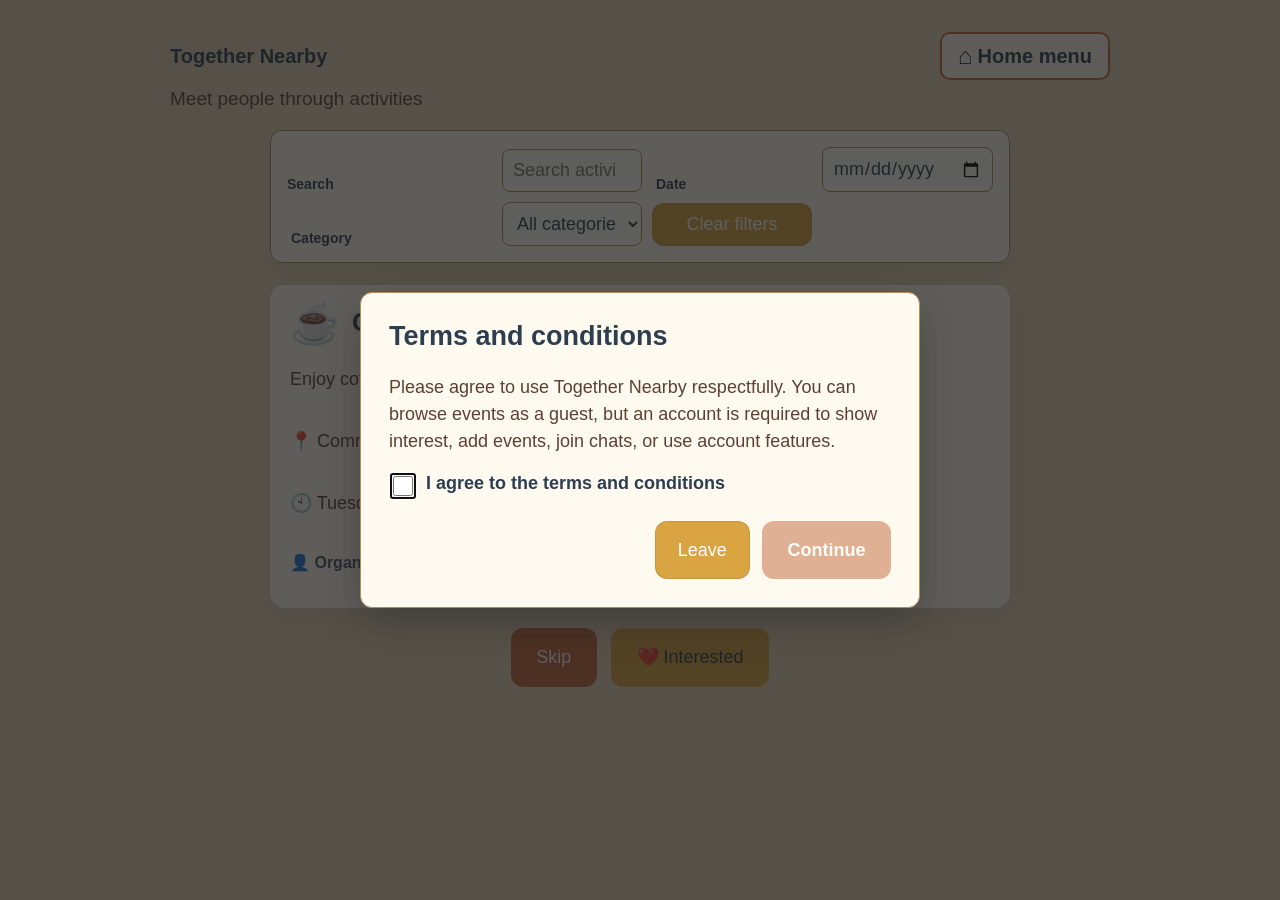
<file: MeetTogether/index.html>
<!DOCTYPE html>
<html lang="en">
<head>
    <meta charset="UTF-8">
    <meta name="viewport" content="width=device-width, initial-scale=1.0">
    <title>Together Nearby</title>

    <link rel="stylesheet" href="style.css">
</head>
<body>

<div class="container">

    <header class="topbar">
        <div class="brand">Together Nearby</div>
        <nav class="home-menu-wrap">
            <button class="home-menu-button" type="button" aria-expanded="false" aria-controls="homeMenu"><span aria-hidden="true">⌂</span> Home menu</button>
            <div class="home-menu" id="homeMenu">
                <a href="SplashPage.html">Home</a>
                <a href="settings.html">Settings</a>
                <a href="friends.html">Friends</a>
                <a href="profile.html">Profile</a>
                <a href="favourites.html">Favourites</a>
                <a href="login.html">Log in</a>
            </div>
        </nav>
    </header>
    <p class="subtitle">Meet people through activities</p>
    <section class="event-filters" aria-label="Filter activities">
        <label for="eventSearch">Search</label>
        <input id="eventSearch" type="search" placeholder="Search activities, places, or details">
        <label for="eventDateFilter">Date</label>
        <input id="eventDateFilter" type="date">
        <label for="eventCategoryFilter">Category</label>
        <select id="eventCategoryFilter">
            <option value="">All categories</option>
            <option value="social">Social</option>
            <option value="sports">Sports</option>
            <option value="arts">Arts and culture</option>
            <option value="music">Music and dance</option>
            <option value="outdoors">Outdoors</option>
            <option value="games">Games</option>
        </select>
        <button id="clearEventFilters" class="btn-outline" type="button">Clear filters</button>
    </section>
    <main class="main">
            <div class="card">
                <div class="card-header">
                    <span id="activityEmoji" class="emoji">☕</span>
                    <h2 id="title">Coffee Morning</h2>
                </div>

                <p id="description">
                    Enjoy coffee and conversation with friendly local people.
                </p>

                <p id="location">📍 Community Café</p>

                <p id="date">🕙 Tuesday 10:00 AM</p>

                <p id="organizer" class="event-organizer"></p>

            </div>

            <div class="buttons">

                <button class="skip" onclick="skipActivity()">
                    Skip
                </button>

                <button class="like" onclick="likeActivity()">
                    ❤️ Interested
                </button>

            </div>
</main>
</div>

<dialog id="interestDialog" class="interest-dialog">
    <h2>You're joining the conversation</h2>
    <p>This event now has a chat room. Would you like to continue seeing events or go straight to the chat room?</p>
    <div class="dialog-actions">
        <button id="continueBrowsingButton" class="btn-outline" type="button">Continue browsing</button>
        <button id="openChatButton" class="add-btn" type="button">Open chat room</button>
    </div>
</dialog>

<script src="database.js"></script>
<script src="script.js"></script>

</body>
</html>
</file>
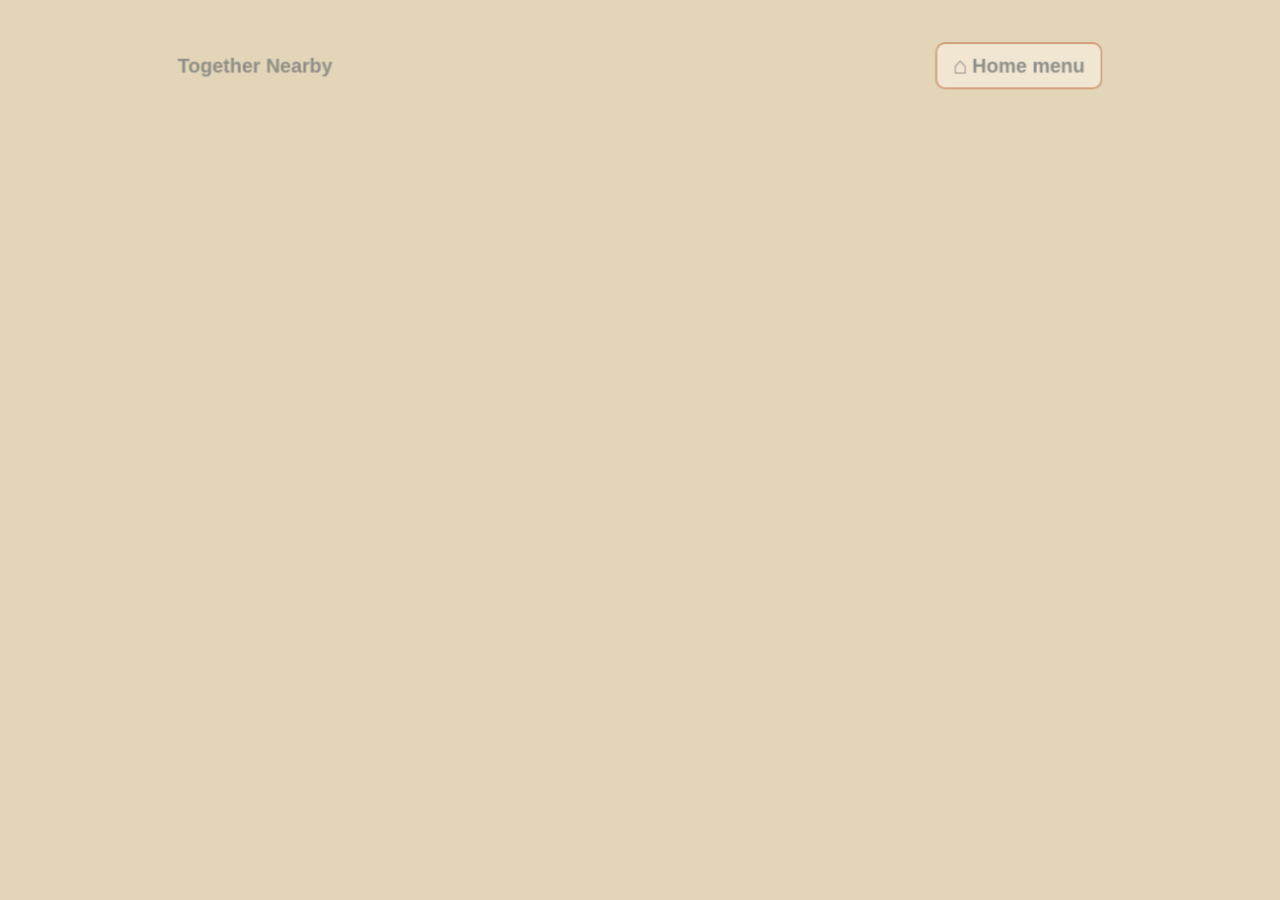
<file: MeetTogether/addEvent.html>
<!DOCTYPE html>
<html lang="en">
<head>
    <meta charset="UTF-8">
    <meta name="viewport" content="width=device-width, initial-scale=1.0">
    <title>Add Event - Together Nearby</title>
    <link rel="stylesheet" href="style.css">
</head>
<body>

<div class="container">

    <header class="topbar">
        <div class="brand">Together Nearby</div>
        <nav class="home-menu-wrap">
            <button class="home-menu-button" type="button" aria-expanded="false" aria-controls="homeMenu"><span aria-hidden="true">⌂</span> Home menu</button>
            <div class="home-menu" id="homeMenu">
                <a href="SplashPage.html">Home</a>
                <a href="settings.html">Settings</a>
                <a href="friends.html">Friends</a>
                <a href="profile.html">Profile</a>
                <a href="favourites.html">Favourites</a>
                <a href="login.html">Log in</a>
            </div>
        </nav>
    </header>
    <h1 id="eventFormHeading">Add Event</h1>
    <p id="eventFormSubtitle" class="subtitle">Create a new activity for others to join</p>

    <main style="max-width:600px;margin:20px auto;text-align:left;">
        <form id="addEventForm" novalidate>
            <label for="eventTitle">Title</label>
            <input id="eventTitle" type="text" required aria-required="true">
            <p class="field-error" id="eventTitleError">Field is required.</p>

            <label for="eventDescription">Description</label>
            <textarea id="eventDescription" rows="4" required aria-required="true"></textarea>
            <p class="field-error" id="eventDescriptionError">Field is required.</p>

            <label for="eventLocation">Location</label>
            <input id="eventLocation" type="text" required aria-required="true">
            <p class="field-error" id="eventLocationError">Field is required.</p>

            <label for="eventDate">Date</label>
            <input id="eventDate" type="date" required aria-required="true">
            <p class="field-error" id="eventDateError">Field is required.</p>

            <label for="eventTime">Time</label>
            <input id="eventTime" type="text" inputmode="numeric" placeholder="HH:MM or HH.MM" maxlength="5" pattern="(?:[01]\d|2[0-3])[:.][0-5]\d" required aria-required="true">
            <p class="field-error" id="eventTimeError">Field is required.</p>

                <label for="eventEmoji">Emoji</label>
                <input id="eventEmoji" type="hidden" value="">
                <div class="emoji-picker" id="emojiPicker" aria-label="Choose an emoji">
                    <button type="button" class="emoji-option" data-emoji="☕">☕</button>
                    <button type="button" class="emoji-option" data-emoji="🚶">🚶</button>
                    <button type="button" class="emoji-option" data-emoji="♟️">♟️</button>
                    <button type="button" class="emoji-option" data-emoji="🏛️">🏛️</button>
                    <button type="button" class="emoji-option" data-emoji="🧘">🧘</button>
                    <button type="button" class="emoji-option" data-emoji="🎨">🎨</button>
                    <button type="button" class="emoji-option" data-emoji="🎲">🎲</button>
                    <button type="button" class="emoji-option" data-emoji="🧑‍🍳">🧑‍🍳</button>
                    <button type="button" class="emoji-option" data-emoji="🎵">🎵</button>
                    <button type="button" class="emoji-option" data-emoji="💃">💃</button>
                    <button type="button" class="emoji-option" data-emoji="⚽">⚽</button>
                    <button type="button" class="emoji-option" data-emoji="🎾">🎾</button>
                    <button type="button" class="emoji-option" data-emoji="🏀">🏀</button>
                    <button type="button" class="emoji-option" data-emoji="🏈">🏈</button>
                    <button type="button" class="emoji-option" data-emoji="🏐">🏐</button>
                    <button type="button" class="emoji-option" data-emoji="🏸">🏸</button>
                    <button type="button" class="emoji-option" data-emoji="🏓">🏓</button>
                    <button type="button" class="emoji-option" data-emoji="🏊">🏊</button>
                    <button type="button" class="emoji-option" data-emoji="🚴">🚴</button>
                    <button type="button" class="emoji-option" data-emoji="🥾">🥾</button>
                    <button type="button" class="emoji-option" data-emoji="🎭">🎭</button>
                    <button type="button" class="emoji-option" data-emoji="🎬">🎬</button>
                    <button type="button" class="emoji-clear">Clear</button>
                </div>

            <button id="eventSubmitButton" class="add-btn" type="submit">Save and Return</button>
        </form>

        <p id="addMessage" class="add-message" aria-live="polite"></p>
    </main>

</div>

<script src="database.js"></script>
<script src="script.js"></script>

</body>
</html>
</file>
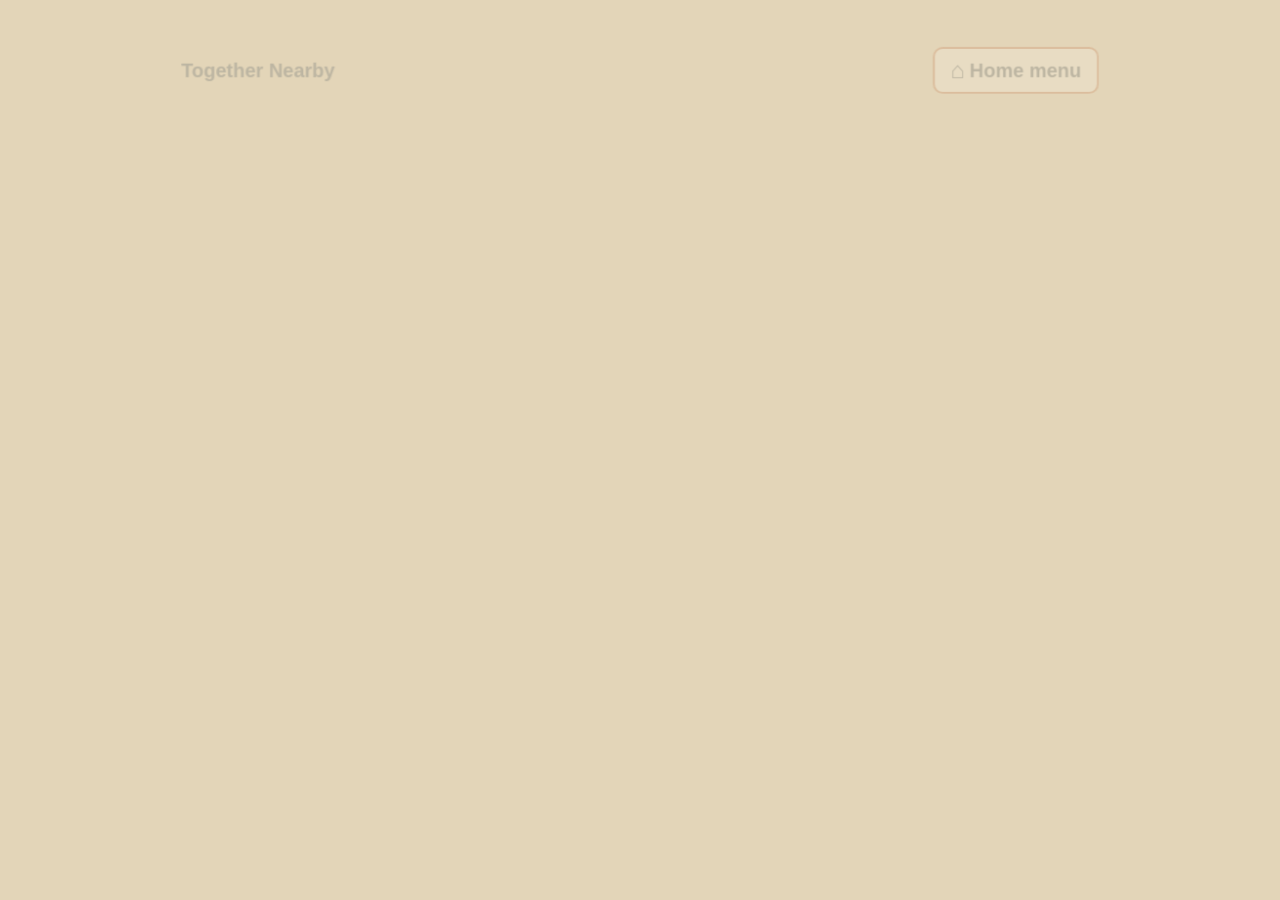
<file: MeetTogether/chat.html>
<!DOCTYPE html>
<html lang="en">
<head>
    <meta charset="UTF-8">
    <meta name="viewport" content="width=device-width, initial-scale=1.0">
    <title>Chat Rooms - Together Nearby</title>
    <link rel="stylesheet" href="style.css">
</head>
<body>
<div class="container page-shell">
    <header class="topbar"><div class="brand">Together Nearby</div><nav class="home-menu-wrap"><button class="home-menu-button" type="button" aria-expanded="false" aria-controls="homeMenu"><span aria-hidden="true">⌂</span> Home menu</button><div class="home-menu" id="homeMenu"><a href="SplashPage.html">Home</a><a href="settings.html">Settings</a><a href="friends.html">Friends</a><a href="profile.html">Profile</a><a href="favourites.html">Favourites</a><a href="login.html">Log in</a></div></nav></header>
    <main class="simple-page chat-page">
        <h1>Chat rooms</h1>
        <p class="subtitle">Talk with people interested in the same events.</p>
        <div class="chat-layout">
            <aside class="chat-rooms-panel"><h2>Your rooms</h2><section id="chatRoomList" class="chat-room-list" aria-label="Your chat rooms"></section><h2 class="direct-heading">My event chats</h2><section id="myEventChatList" class="chat-room-list" aria-label="Chats for my events"></section><h2 class="direct-heading">Direct messages</h2><section id="directFriendList" class="chat-room-list" aria-label="Direct message friends"></section></aside>
            <section class="chat-window" aria-live="polite">
                <h2 id="chatRoomTitle">Choose a chat room</h2>
                <div id="chatRoomMeta" class="chat-room-meta"></div>
                <div id="chatMessages" class="chat-messages"></div>
                <form id="chatForm" class="chat-form">
                    <label class="visually-hidden" for="chatMessageInput">Message</label>
                    <input id="chatMessageInput" type="text" placeholder="Message" autocomplete="off" maxlength="500" required>
                    <button class="add-btn" type="submit">Send message</button>
                </form>
                <form id="directMessageForm" class="chat-form" hidden>
                    <label class="visually-hidden" for="directMessageInput">Direct message</label>
                    <input id="directMessageInput" type="text" placeholder="Message" autocomplete="off" maxlength="500" required>
                    <button class="add-btn" type="submit">Send message</button>
                </form>
            </section>
        </div>
    </main>
</div>
<script src="database.js"></script><script src="script.js"></script>
</body>
</html>
</file>
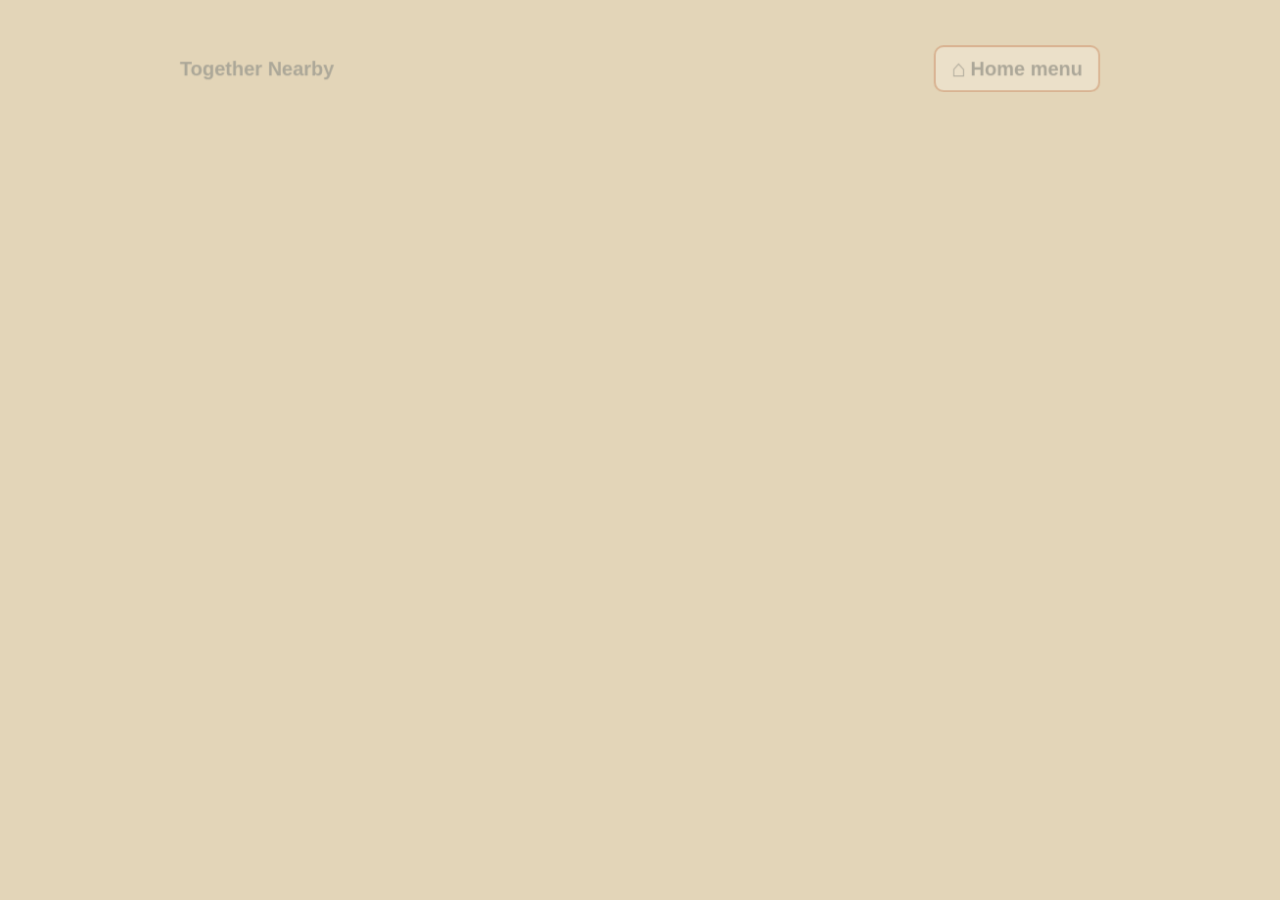
<file: MeetTogether/favourites.html>
<!DOCTYPE html>
<html lang="en">
<head>
    <meta charset="UTF-8">
    <meta name="viewport" content="width=device-width, initial-scale=1.0">
    <title>Favourites - Together Nearby</title>
    <link rel="stylesheet" href="style.css">
</head>
<body>
<div class="container page-shell">
    <header class="topbar"><div class="brand">Together Nearby</div><nav class="home-menu-wrap"><button class="home-menu-button" type="button" aria-expanded="false" aria-controls="homeMenu"><span aria-hidden="true">⌂</span> Home menu</button><div class="home-menu" id="homeMenu"><a href="SplashPage.html">Home</a><a href="settings.html">Settings</a><a href="friends.html">Friends</a><a href="profile.html">Profile</a><a href="login.html">Log in</a></div></nav></header>
    <main class="simple-page"><h1>Favourites</h1><p class="subtitle">Events you said you are interested in.</p><section id="savedEventsList" class="data-list" aria-live="polite"></section></main>
</div>
<script src="database.js"></script><script src="script.js"></script>
</body>
</html>
</file>
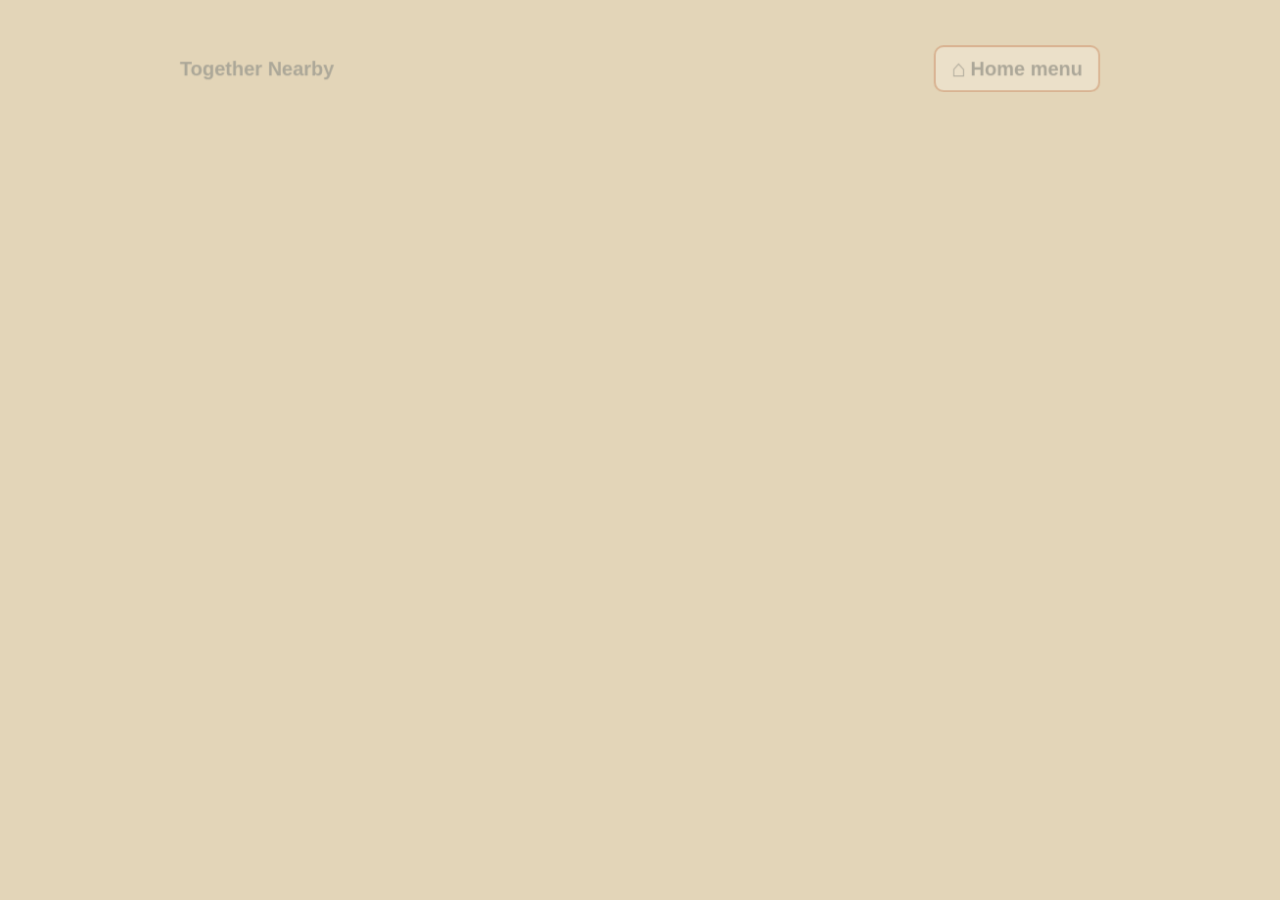
<file: MeetTogether/friends.html>
<!DOCTYPE html>
<html lang="en">
<head>
    <meta charset="UTF-8">
    <meta name="viewport" content="width=device-width, initial-scale=1.0">
    <title>Friends - Together Nearby</title>
    <link rel="stylesheet" href="style.css">
</head>
<body>
<div class="container page-shell">
    <header class="topbar"><div class="brand">Together Nearby</div><nav class="home-menu-wrap"><button class="home-menu-button" type="button" aria-expanded="false" aria-controls="homeMenu"><span aria-hidden="true">⌂</span> Home menu</button><div class="home-menu" id="homeMenu"><a href="SplashPage.html">Home</a><a href="settings.html">Settings</a><a href="friends.html">Friends</a><a href="profile.html">Profile</a><a href="login.html">Log in</a></div></nav></header>
    <main class="simple-page"><h1>Friends</h1><p class="subtitle">People you have added as friends.</p><section id="friendsList" class="data-list" aria-live="polite"></section><h2 class="section-heading">People who made events</h2><p class="helper-text">Add someone you would like to meet at an event.</p><section id="friendSuggestionsList" class="data-list" aria-live="polite"></section></main>
</div>
<script src="database.js"></script><script src="script.js"></script>
</body>
</html>
</file>
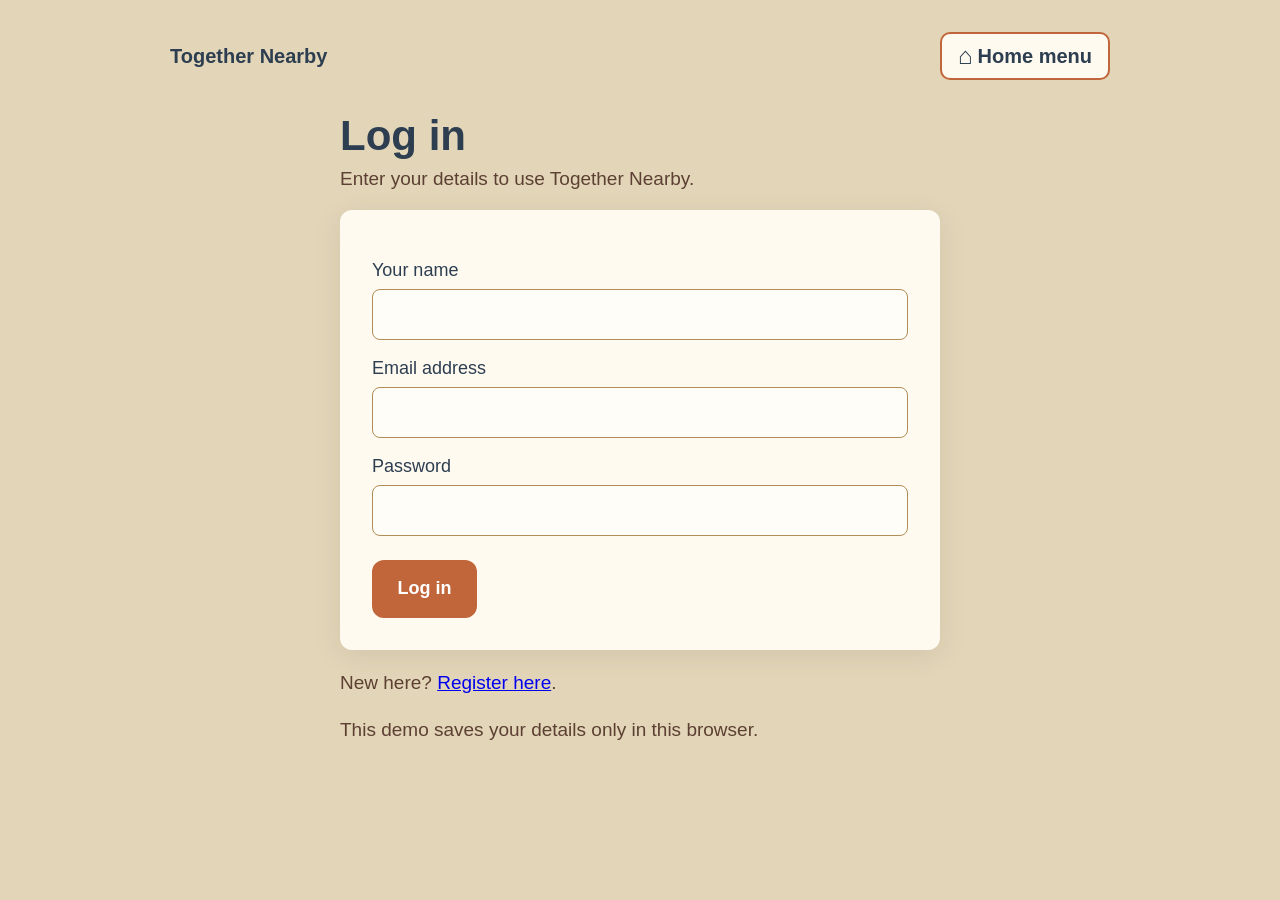
<file: MeetTogether/login.html>
<!DOCTYPE html>
<html lang="en">
<head>
    <meta charset="UTF-8">
    <meta name="viewport" content="width=device-width, initial-scale=1.0">
    <title>Log In - Together Nearby</title>
    <link rel="stylesheet" href="style.css">
</head>
<body>
<div class="container page-shell">
    <header class="topbar">
        <div class="brand">Together Nearby</div>
        <nav class="home-menu-wrap">
            <button class="home-menu-button" type="button" aria-expanded="false" aria-controls="homeMenu"><span aria-hidden="true">⌂</span> Home menu</button>
            <div class="home-menu" id="homeMenu">
                <a href="SplashPage.html">Home</a><a href="settings.html">Settings</a><a href="friends.html">Friends</a><a href="profile.html">Profile</a><a href="favourites.html">Favourites</a><a href="register.html">Register</a>
            </div>
        </nav>
    </header>
    <main class="simple-page narrow-page">
        <h1>Log in</h1>
        <p class="subtitle">Enter your details to use Together Nearby.</p>
        <form id="loginForm" class="simple-form">
            <label for="loginName">Your name</label>
            <input id="loginName" type="text" autocomplete="name" required>
            <p class="field-error" id="loginNameError">Enter your name.</p>
            <label for="loginEmail">Email address</label>
            <input id="loginEmail" type="email" autocomplete="email" required>
            <p class="field-error" id="loginEmailError">Enter a valid email address.</p>
            <label for="loginPassword">Password</label>
            <input id="loginPassword" type="password" autocomplete="current-password" minlength="8" required>
            <p class="field-error" id="loginPasswordError">Password must be at least 8 characters.</p>
            <p id="loginMessage" class="field-error" aria-live="polite"></p>
            <button class="add-btn" type="submit">Log in</button>
        </form>
        <p class="helper-text">New here? <a href="register.html">Register here</a>.</p>
        <p class="helper-text">This demo saves your details only in this browser.</p>
    </main>
</div>
<script src="database.js"></script>
<script src="script.js"></script>
</body>
</html>
</file>
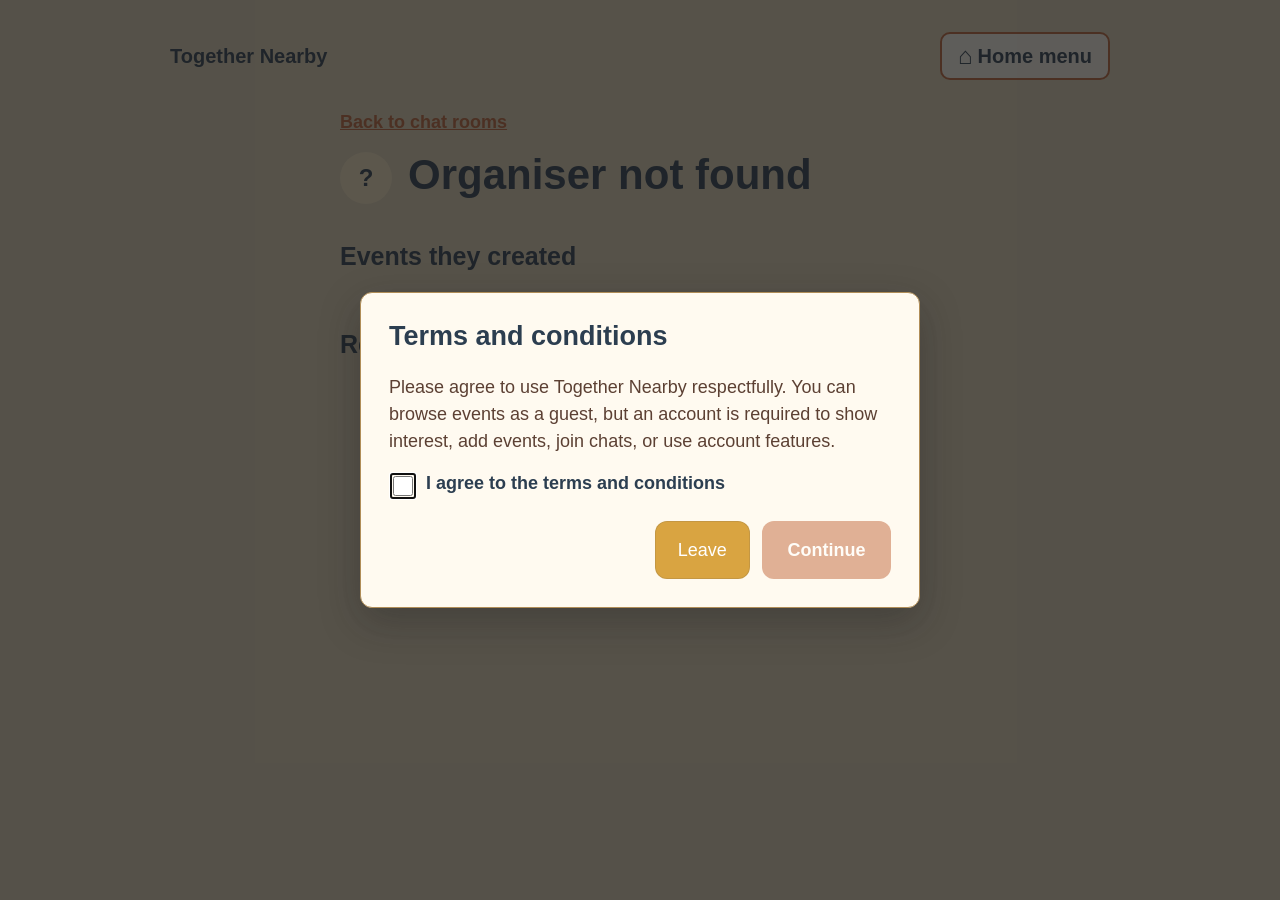
<file: MeetTogether/organizer-profile.html>
<!DOCTYPE html>
<html lang="en">
<head>
    <meta charset="UTF-8">
    <meta name="viewport" content="width=device-width, initial-scale=1.0">
    <title>Organiser Profile - Together Nearby</title>
    <link rel="stylesheet" href="style.css">
</head>
<body>
<div class="container page-shell">
    <header class="topbar"><div class="brand">Together Nearby</div><nav class="home-menu-wrap"><button class="home-menu-button" type="button" aria-expanded="false" aria-controls="homeMenu"><span aria-hidden="true">⌂</span> Home menu</button><div class="home-menu" id="homeMenu"><a href="SplashPage.html">Home</a><a href="settings.html">Settings</a><a href="friends.html">Friends</a><a href="profile.html">Profile</a><a href="favourites.html">Favourites</a><a href="login.html">Log in</a></div></nav></header>
    <main class="simple-page narrow-page organiser-page">
        <p><a class="back-link" href="chat.html">Back to chat rooms</a></p>
        <div class="organiser-heading"><span id="organiserAvatar" class="avatar">?</span><div><h1 id="organiserName">Organiser profile</h1><p id="organiserEmail" class="subtitle"></p></div></div>
        <h2 class="section-heading">Events they created</h2>
        <section id="organiserEvents" class="data-list"></section>
        <h2 class="section-heading">Reviews</h2>
        <section id="organiserReviews" class="data-list"></section>
        <form id="reviewForm" class="simple-form review-form">
            <h2>Leave a review</h2>
            <label id="reviewRatingLabel">Rating</label>
            <div id="reviewRating" class="star-rating" role="radiogroup" aria-labelledby="reviewRatingLabel">
                <button type="button" class="star-option" data-rating="1" role="radio" aria-label="1 star">☆</button><button type="button" class="star-option" data-rating="2" role="radio" aria-label="2 stars">☆</button><button type="button" class="star-option" data-rating="3" role="radio" aria-label="3 stars">☆</button><button type="button" class="star-option" data-rating="4" role="radio" aria-label="4 stars">☆</button><button type="button" class="star-option" data-rating="5" role="radio" aria-label="5 stars">☆</button>
            </div>
            <input id="reviewRatingValue" type="hidden" value="">
            <p class="field-error" id="reviewRatingError">Choose a star rating.</p>
            <label for="reviewText">Your review</label>
            <textarea id="reviewText" rows="4" maxlength="500" required></textarea>
            <p class="field-error" id="reviewTextError">Enter a review.</p>
            <button class="add-btn" type="submit">Post review</button>
            <p id="reviewMessage" class="add-message" aria-live="polite"></p>
        </form>
    </main>
</div>
<script src="database.js"></script><script src="script.js"></script>
</body>
</html>
</file>
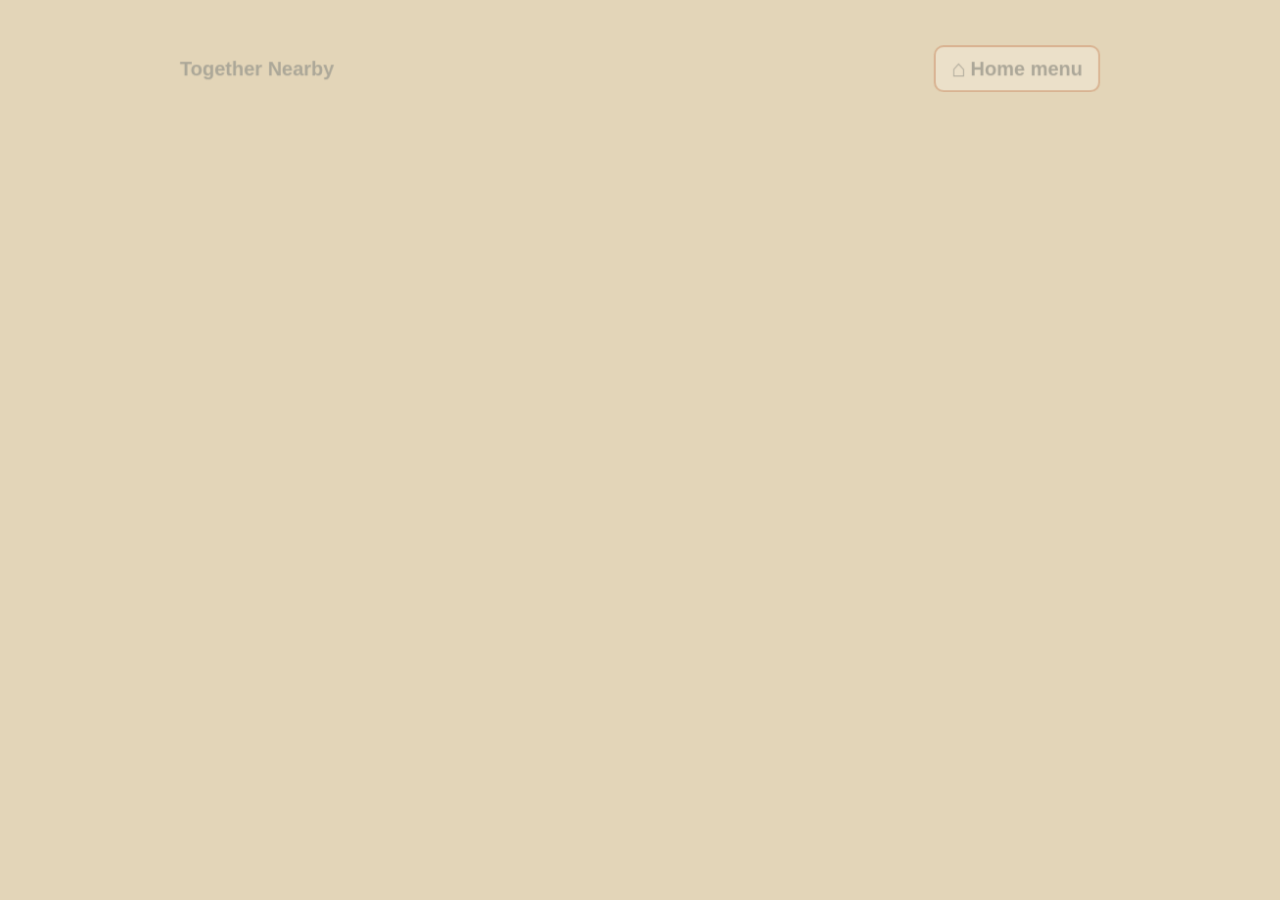
<file: MeetTogether/profile.html>
<!DOCTYPE html>
<html lang="en">
<head>
    <meta charset="UTF-8">
    <meta name="viewport" content="width=device-width, initial-scale=1.0">
    <title>Profile - Together Nearby</title>
    <link rel="stylesheet" href="style.css">
</head>
<body>
<div class="container page-shell">
    <header class="topbar"><div class="brand">Together Nearby</div><nav class="home-menu-wrap"><button class="home-menu-button" type="button" aria-expanded="false" aria-controls="homeMenu"><span aria-hidden="true">⌂</span> Home menu</button><div class="home-menu" id="homeMenu"><a href="SplashPage.html">Home</a><a href="settings.html">Settings</a><a href="friends.html">Friends</a><a href="favourites.html">Favourites</a><a href="login.html">Log in</a></div></nav></header>
    <main class="simple-page narrow-page"><h1>Profile</h1><p class="subtitle">Change the name and email saved for you.</p><form id="profileForm" class="simple-form" novalidate><label for="profileName">Your name</label><input id="profileName" type="text" autocomplete="name" required><p class="field-error" id="profileNameError">Enter your name.</p><label for="profileEmail">Email address</label><input id="profileEmail" type="email" autocomplete="email" required><p class="field-error" id="profileEmailError">Enter a valid email address.</p><label for="profilePassword">Current password</label><input id="profilePassword" type="password" autocomplete="current-password" required><p class="field-error" id="profilePasswordError">Enter your current password.</p><button class="add-btn" type="submit">Save profile</button></form><p id="profileMessage" class="add-message" aria-live="polite"></p><h2 class="section-heading">Events I created</h2><section id="createdEventsList" class="data-list" aria-live="polite"></section></main>
</div>
<script src="database.js"></script><script src="script.js"></script>
</body>
</html>
</file>
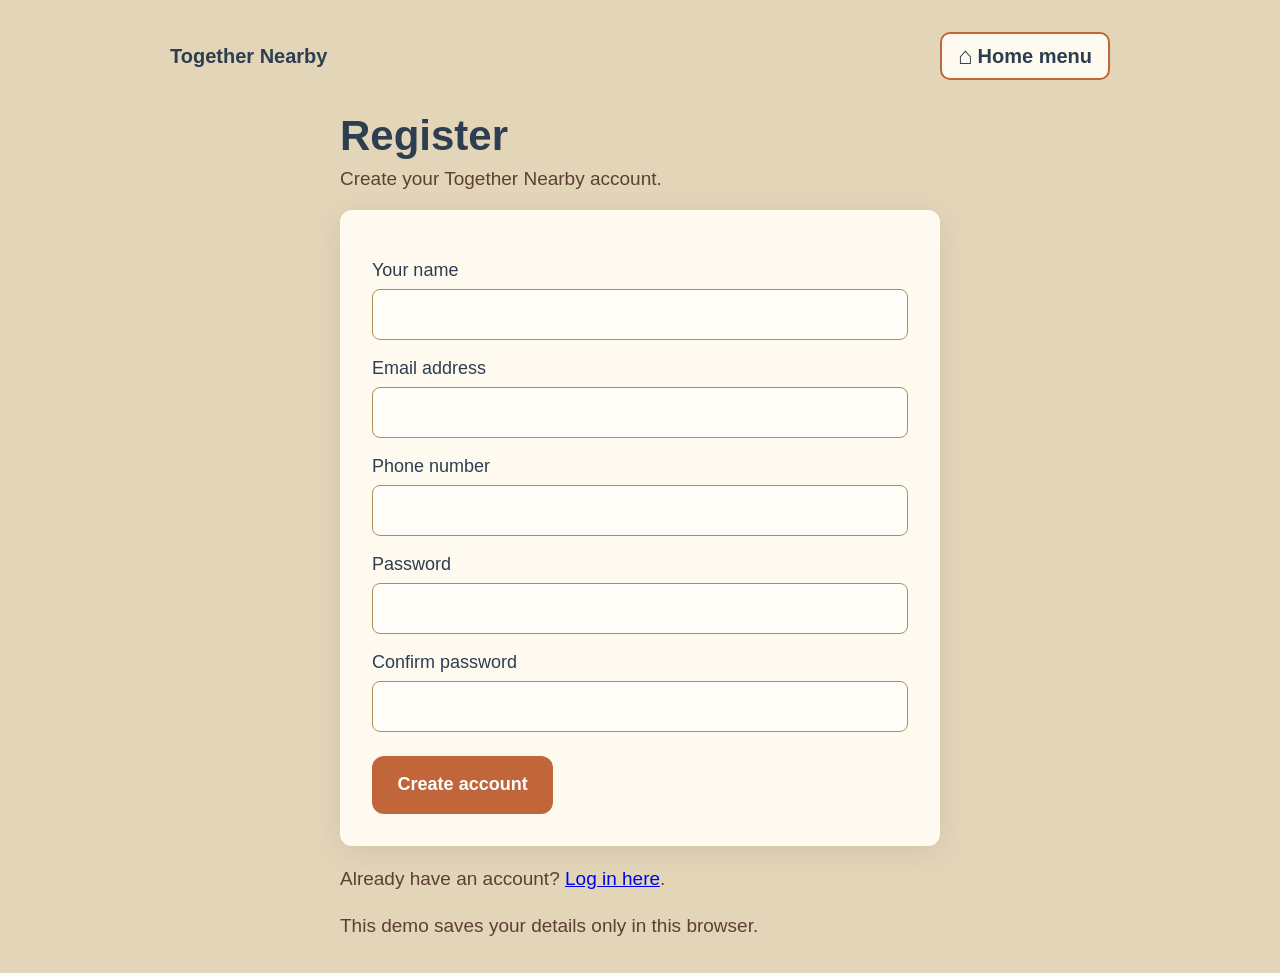
<file: MeetTogether/register.html>
<!DOCTYPE html>
<html lang="en">
<head>
    <meta charset="UTF-8">
    <meta name="viewport" content="width=device-width, initial-scale=1.0">
    <title>Register - Together Nearby</title>
    <link rel="stylesheet" href="style.css">
</head>
<body>
<div class="container page-shell">
    <header class="topbar">
        <div class="brand">Together Nearby</div>
        <nav class="home-menu-wrap">
            <button class="home-menu-button" type="button" aria-expanded="false" aria-controls="homeMenu"><span aria-hidden="true">⌂</span> Home menu</button>
            <div class="home-menu" id="homeMenu">
                <a href="SplashPage.html">Home</a>
                <a href="settings.html">Settings</a>
                <a href="friends.html">Friends</a>
                <a href="profile.html">Profile</a>
                <a href="favourites.html">Favourites</a>
                <a href="login.html">Log in</a>
            </div>
        </nav>
    </header>
    <main class="simple-page narrow-page">
        <h1>Register</h1>
        <p class="subtitle">Create your Together Nearby account.</p>
        <form id="registerForm" class="simple-form">
            <label for="registerName">Your name</label>
            <input id="registerName" type="text" autocomplete="name" required>
            <p class="field-error" id="registerNameError">Enter your name.</p>
            <label for="registerEmail">Email address</label>
            <input id="registerEmail" type="email" autocomplete="email" required>
            <p class="field-error" id="registerEmailError">Enter a valid email address.</p>
            <label for="registerPhone">Phone number</label>
            <input id="registerPhone" type="tel" autocomplete="tel" required>
            <p class="field-error" id="registerPhoneError">Enter your phone number.</p>
            <label for="registerPassword">Password</label>
            <input id="registerPassword" type="password" autocomplete="new-password" minlength="8" required>
            <p class="field-error" id="registerPasswordError">Password must be at least 8 characters.</p>
            <label for="registerPasswordConfirm">Confirm password</label>
            <input id="registerPasswordConfirm" type="password" autocomplete="new-password" minlength="8" required>
            <p class="field-error" id="registerPasswordConfirmError">Confirm your password.</p>
            <p id="registerMessage" class="field-error" aria-live="polite"></p>
            <button class="add-btn" type="submit">Create account</button>
        </form>
        <p class="helper-text">Already have an account? <a href="login.html">Log in here</a>.</p>
        <p class="helper-text">This demo saves your details only in this browser.</p>
    </main>
</div>
<script src="database.js"></script>
<script src="script.js"></script>
</body>
</html>
</file>
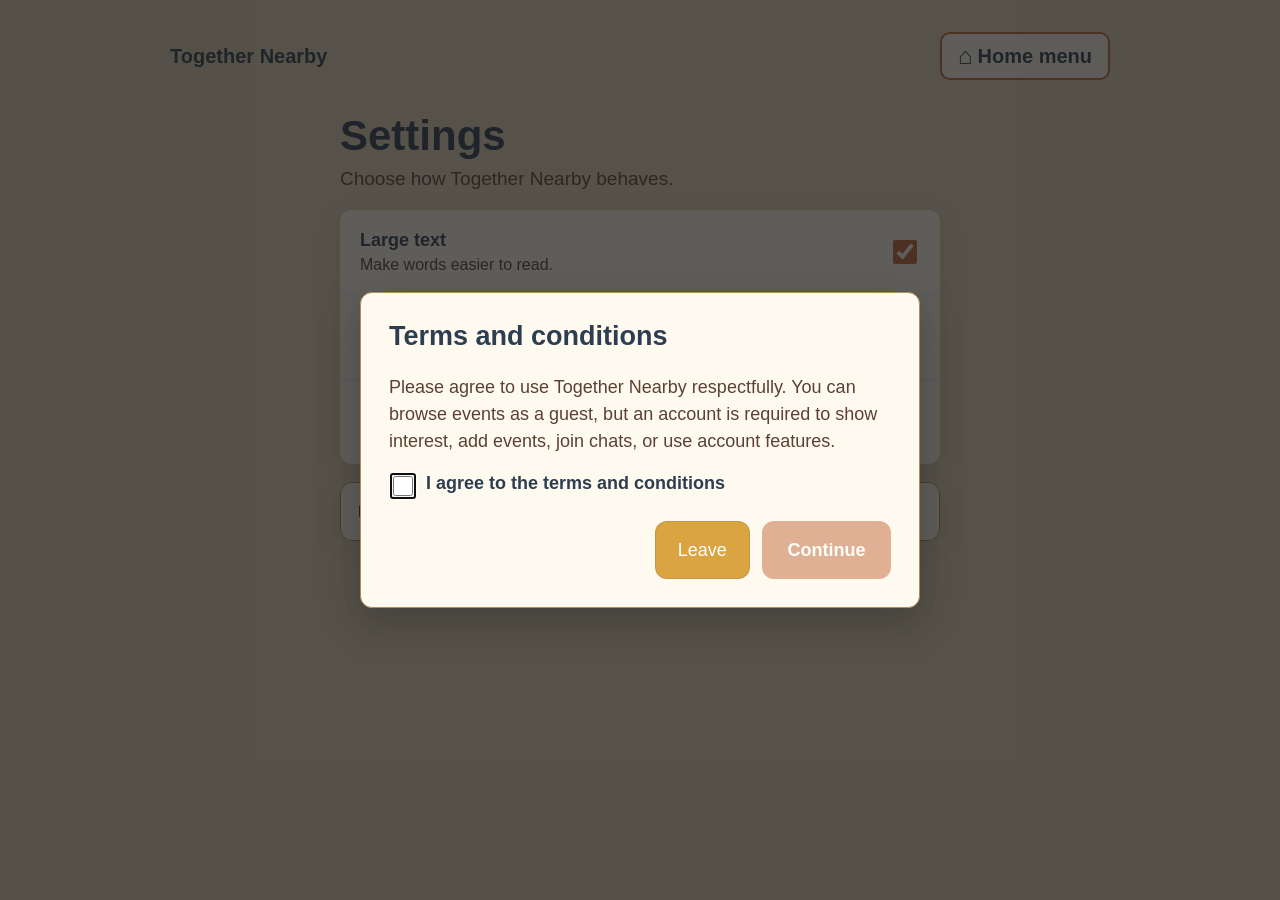
<file: MeetTogether/settings.html>
<!DOCTYPE html>
<html lang="en">
<head>
    <meta charset="UTF-8">
    <meta name="viewport" content="width=device-width, initial-scale=1.0">
    <title>Settings - Together Nearby</title>
    <link rel="stylesheet" href="style.css">
</head>
<body>
<div class="container page-shell">
    <header class="topbar"><div class="brand">Together Nearby</div><nav class="home-menu-wrap"><button class="home-menu-button" type="button" aria-expanded="false" aria-controls="homeMenu"><span aria-hidden="true">⌂</span> Home menu</button><div class="home-menu" id="homeMenu"><a href="SplashPage.html">Home</a><a href="friends.html">Friends</a><a href="profile.html">Profile</a><a href="favourites.html">Favourites</a><a href="login.html">Log in</a></div></nav></header>
    <main class="simple-page narrow-page"><h1>Settings</h1><p class="subtitle">Choose how Together Nearby behaves.</p><div class="settings-list"><label class="setting-row"><span><strong>Large text</strong><small>Make words easier to read.</small></span><input id="largeTextSetting" type="checkbox"></label><label class="setting-row"><span><strong>Dark mode</strong><small>Use a darker colour scheme.</small></span><input id="darkModeSetting" type="checkbox"></label><label class="setting-row"><span><strong>Premium account</strong><small>Unlock up to 20 created events and extra account features.</small></span><input id="premiumSetting" type="checkbox"></label></div><details class="advanced-settings"><summary>Advanced settings</summary><label class="setting-row"><span><strong>Text-to-speech</strong><small>Read event details aloud when browsing.</small></span><select id="speechSetting"><option value="off">Off</option><option value="on">On</option></select></label></details></main>
</div>
<script src="database.js"></script><script src="script.js"></script>
</body>
</html>
</file>
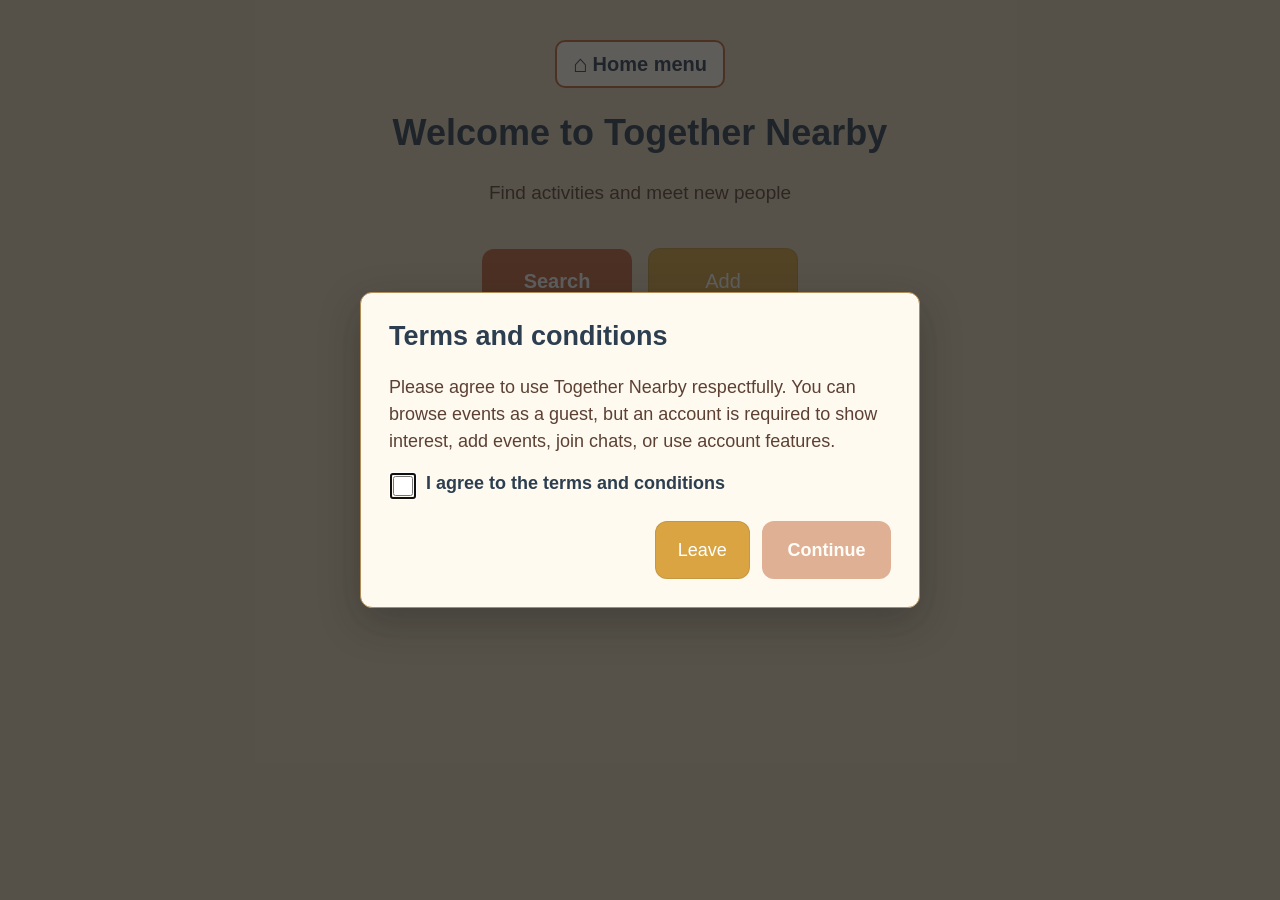
<file: MeetTogether/SplashPage.html>
<title>Together Nearby - Welcome</title>

<!DOCTYPE html>
<html lang="en">
<head>
	<meta charset="UTF-8">
	<meta name="viewport" content="width=device-width, initial-scale=1.0">
	<title>Together Nearby - Welcome</title>
	<link rel="stylesheet" href="style.css">
</head>
<body>

<div class="container splash-hero">
	<nav class="home-menu-wrap splash-menu">
		<button class="home-menu-button" type="button" aria-expanded="false" aria-controls="homeMenu"><span aria-hidden="true">⌂</span> Home menu</button>
		<div class="home-menu" id="homeMenu">
			<a href="SplashPage.html">Home</a>
			<a href="settings.html">Settings</a>
			<a href="friends.html">Friends</a>
			<a href="profile.html">Profile</a>
			<a href="favourites.html">Favourites</a>
			<a href="login.html">Log in</a>
			<a href="register.html">Register</a>
		</div>
	</nav>
	<h1>Welcome to Together Nearby</h1>
	<p class="subtitle">Find activities and meet new people</p>

	<div class="splash-cta">
		<a href="index.html" class="add-btn">Search</a>
		<a href="addEvent.html" class="btn-outline">Add</a>
	</div>

	<img class="splash-disco-ball" src="disco-ball.svg" alt="Gold disco ball">

</div>

<script src="database.js"></script>
<script src="script.js"></script>
</body>
</html>
</file>
<file: MeetTogether/style.css>
:root{
    --bg:#e3d5b8;
    --card:#fffaf0;
    --muted:#5c4033;
    --accent:#c1663a;
    --success:#d9a441;
    --navy:#2c3e50;
    --gold:#d9a441;
    --brass:#b08d57;
    --neon-highlight:#39ff14;
    --hover:#f7e8c4;
    --input:#fffdf7;
    --line:#e6e9ef;
}

*{box-sizing:border-box}

body{
    margin:0;
    background:var(--bg);
    font-family: 'Segoe UI', Roboto, 'Helvetica Neue', Arial, sans-serif;
    color:var(--navy);
    -webkit-font-smoothing:antialiased;
}

.container{
    max-width: min(980px, 96%);
    margin:2rem auto;
    padding:0 1.25rem;
}

.topbar{
    display:flex;
    justify-content:space-between;
    align-items:center;
    margin-bottom:8px;
    position:relative;
    z-index:100;
}
.container:not(.splash-hero) > .topbar{z-index:1000}
.container:not(.splash-hero) > main{position:relative;z-index:1}

.brand{font-size:20px;font-weight:700}

.home-btn{
    display:inline-block;
    padding:8px 12px;
    background:transparent;
    border:1px solid rgba(15,23,42,0.06);
    border-radius:8px;
    color:var(--navy);
    text-decoration:none;
    font-size:14px;
}

.home-menu-wrap{position:relative;z-index:110}
.splash-menu{z-index:110}
.home-menu-button{min-height:48px;padding:10px 16px;border:2px solid var(--accent);border-radius:10px;background:var(--card);color:var(--navy);font-size:16px;font-weight:700}
.home-menu-button span{font-size:24px;line-height:0;vertical-align:-2px;margin-right:5px}
.home-menu-button:focus,.home-menu-button:hover{background:var(--hover);outline:3px solid rgba(217,164,65,0.38)}
.home-menu{display:none;position:absolute;z-index:1001;right:0;top:calc(100% + 8px);min-width:210px;padding:8px;background:var(--card);border:1px solid var(--brass);border-radius:10px;box-shadow:0 10px 24px rgba(44,62,80,0.18)}
.home-menu.is-open{display:block}
.home-menu a{display:block;padding:14px 16px;color:var(--navy);text-decoration:none;font-size:18px;border-radius:7px}
.home-menu a:hover,.home-menu a:focus{background:var(--hover);outline:2px solid var(--gold);outline-offset:-2px}

.subtitle{color:var(--muted);margin-top:4px;margin-bottom:20px}

.event-filters{display:grid;grid-template-columns:minmax(180px,2fr) minmax(140px,1fr) minmax(160px,1fr) auto;gap:10px;align-items:end;margin:18px auto 22px;max-width:740px;padding:16px;background:var(--card);border:1px solid var(--brass);border-radius:12px;box-shadow:0 6px 20px rgba(2,6,23,0.07)}
.event-filters label{font-size:14px;font-weight:700;color:var(--navy)}
.event-filters input,.event-filters select{width:100%;padding:10px;border:1px solid var(--brass);border-radius:8px;background:var(--input);color:var(--navy);font:inherit}
.event-filters label:not(:first-child){margin-left:4px}
.event-filters .btn-outline{padding:10px 14px;white-space:nowrap}

.main{display:flex;flex-direction:column;align-items:center}

.card{
    width:100%;
    max-width: min(740px, 100%);
    background:var(--card);
    border-radius:0.9rem;
    overflow:hidden;
    box-shadow:0 6px 30px rgba(2,6,23,0.08);
}


.card-header{display:flex;align-items:center;gap:0.75rem;padding:1.1rem 1.25rem 0.35rem}
.emoji{font-size:clamp(28px,6vw,40px);line-height:1}
.card h2{margin:0;font-size:clamp(20px,3vw,26px)}

.card p{padding:0 1.25rem 1.1rem;color:var(--muted);line-height:1.45}

.buttons{margin-top:20px;display:flex;gap:14px;justify-content:center}

.button-base, button, .btn{
    border:0;padding:clamp(0.75rem,2.5vw,1.15rem) clamp(1.2rem,3.5vw,1.6rem);border-radius:0.85rem;font-size:clamp(16px,2.2vw,18px);cursor:pointer;transition:transform .12s ease,box-shadow .12s ease;display:inline-flex;align-items:center;justify-content:center
}

.skip{background:#c1663a;color:white;border-radius:0.75rem}
.like{background:var(--success);color:var(--navy);border-radius:0.75rem}

.skip:hover,.like:hover{transform:translateY(-2px)}

.add-btn{display:inline-flex;margin-top:0;padding:clamp(0.75rem,2.5vw,1.15rem) clamp(1.2rem,3.5vw,1.6rem);background:var(--accent);color:white;border-radius:0.75rem;border:none;cursor:pointer;font-weight:600;align-items:center;justify-content:center}
.add-btn:focus{outline:3px solid rgba(193,102,58,0.3)}
.btn-outline{padding:clamp(0.75rem,2.5vw,1.15rem) clamp(1.2rem,3.5vw,1.6rem);border-radius:0.75rem}

form label{display:block;margin-top:12px;font-size:14px;color:var(--navy)}
form input, form textarea, form select{width:100%;padding:10px;border:1px solid var(--brass);border-radius:8px;margin-top:8px;background:var(--input);color:var(--navy);font:inherit}
#addEventForm input:not([type="hidden"]):focus, #addEventForm textarea:focus, #addEventForm select:focus{border-color:var(--neon-highlight);outline:3px solid var(--neon-highlight);outline-offset:2px;box-shadow:0 0 0 1px var(--navy)}
form input.field-invalid, form textarea.field-invalid, form select.field-invalid{border-color:#dc2626;background:#fef2f2;box-shadow:0 0 0 2px rgba(220,38,38,0.12)}
.field-error{display:none;margin:5px 0 0;color:#b91c1c;font-size:13px;font-weight:600}
.field-error.is-visible{display:block}

/* Emoji picker */
.emoji-picker{display:flex;flex-wrap:wrap;gap:8px;margin-top:8px}
.emoji-option{background:transparent;border:1px solid rgba(44,62,80,0.16);padding:8px 10px;border-radius:8px;font-size:20px;cursor:pointer}
.emoji-option.selected{background:var(--hover);border-color:var(--gold)}
.emoji-clear{background:transparent;border:1px dashed rgba(44,62,80,0.2);padding:6px 10px;border-radius:8px;cursor:pointer}
.star-rating{display:flex;gap:4px;margin-top:8px}
.star-option{padding:2px 5px;background:transparent;color:var(--gold);font-size:32px;line-height:1;border-radius:6px}
.star-option:hover,.star-option:focus{background:var(--hover);outline:2px solid var(--gold)}

.add-message{margin-top:10px;color:var(--accent);min-height:20px}

.simple-page{max-width:760px;margin:2rem auto}
.narrow-page{max-width:600px}
.simple-page h1{font-size:clamp(30px,5vw,42px);margin-bottom:8px}
.simple-form{background:var(--card);padding:clamp(1.25rem,4vw,2rem);border-radius:12px;box-shadow:0 6px 30px rgba(2,6,23,0.08)}
.simple-form label{font-size:18px;margin-top:18px}
.simple-form input{font-size:18px;padding:14px}
.simple-form .add-btn{margin-top:24px;min-height:52px;font-size:18px}
.helper-text,.empty-state{color:var(--muted);font-size:17px;line-height:1.5}
.data-list{display:grid;gap:14px}
.data-item{display:flex;gap:16px;align-items:flex-start;background:var(--card);padding:18px;border-radius:12px;box-shadow:0 6px 20px rgba(2,6,23,0.07)}
.data-item-content{flex:1;min-width:0}
.data-item h2{font-size:22px;margin:0 0 6px}
.data-item p{margin:4px 0;color:var(--muted);font-size:17px;line-height:1.45}
.data-item-icon,.avatar{display:grid;place-items:center;flex:0 0 52px;width:52px;height:52px;border-radius:50%;background:var(--hover);font-size:28px}
.avatar{background:var(--hover);color:var(--navy);font-size:24px;font-weight:700}
.item-detail{font-size:16px!important}
.event-organizer{font-size:16px!important;color:#475569!important;font-weight:600}
.small-action{margin-top:10px;padding:9px 14px;background:var(--accent);color:white;border:0;border-radius:8px;font-size:16px;font-weight:600;cursor:pointer}
.event-actions{display:flex;gap:10px;flex-wrap:wrap}
.person-actions{display:flex;gap:10px;flex-wrap:wrap}
.event-actions .small-action{display:inline-flex;text-decoration:none;margin-top:10px}
.delete-action{background:var(--navy);color:var(--card)}
.small-action:hover,.small-action:focus{background:#a84f2e;outline:3px solid rgba(193,102,58,0.24)}
.message-action{display:inline-flex;text-decoration:none}
#addEventForm > .add-btn{margin-top:12px}
.section-heading{margin-top:38px;font-size:25px}
.settings-list{background:var(--card);border-radius:12px;box-shadow:0 6px 30px rgba(2,6,23,0.08);overflow:hidden}
.setting-row{display:flex;justify-content:space-between;align-items:center;gap:20px;padding:20px;border-bottom:1px solid var(--line);font-size:18px}
.setting-row:last-child{border-bottom:0}
.setting-row strong,.setting-row small{display:block}
.setting-row small{color:var(--muted);margin-top:5px;font-size:16px}
.setting-row input{width:24px;height:24px;accent-color:var(--accent)}
.dark-mode{
    --bg:#1a1a1a;
    --card:#2c3e50;
    --muted:#e3d5b8;
    --navy:#fffaf0;
    --hover:#5c4033;
    --input:#202a33;
    --line:#b08d57;
}
.dark-mode .home-menu-button{background:var(--card)}
.dark-mode .field-error{color:#ffb4a2}
.interest-dialog{max-width:520px;border:1px solid var(--brass);border-radius:12px;padding:28px;background:var(--card);color:var(--navy);box-shadow:0 14px 40px rgba(26,26,26,0.3)}
.terms-dialog{max-width:560px;border:1px solid var(--brass);border-radius:12px;padding:28px;background:var(--card);color:var(--navy);box-shadow:0 14px 40px rgba(26,26,26,0.3)}
.terms-dialog::backdrop{background:rgba(26,26,26,0.7)}
.terms-dialog h2{margin-top:0}
.terms-dialog p{color:var(--muted);line-height:1.5}
.terms-check{display:flex;align-items:flex-start;gap:10px;margin-top:18px;color:var(--navy);font-weight:600}
.terms-check input{width:20px;height:20px;accent-color:var(--accent)}
.terms-dialog button:disabled{opacity:.5;cursor:not-allowed}
.interest-dialog::backdrop{background:rgba(26,26,26,0.58)}
.interest-dialog h2{margin-top:0}
.interest-dialog p{color:var(--muted);line-height:1.5}
.dialog-actions{display:flex;justify-content:flex-end;gap:12px;flex-wrap:wrap;margin-top:22px}
.chat-layout{display:grid;grid-template-columns:minmax(180px, .7fr) minmax(0, 1.5fr);gap:18px;align-items:start}
.chat-rooms-panel,.chat-window{background:var(--card);border:1px solid var(--brass);border-radius:12px;padding:18px}
.chat-rooms-panel h2,.chat-window h2{margin:0 0 14px;color:var(--navy)}
.chat-room-list{display:grid;gap:8px}
.direct-heading{margin-top:24px!important;padding-top:18px;border-top:1px solid var(--line)}
.chat-room-option{width:100%;padding:12px;text-align:left;border:1px solid transparent;border-radius:8px;background:transparent;color:var(--navy);font:inherit;cursor:pointer}
.chat-room-option:hover,.chat-room-option:focus,.chat-room-option.selected{background:var(--hover);border-color:var(--gold);outline:2px solid var(--gold);outline-offset:1px}
.chat-room-option{display:flex;align-items:center;gap:10px}
.chat-room-emoji{font-size:24px;line-height:1}
.chat-room-meta{margin-top:-8px;margin-bottom:10px;color:var(--muted)}
.organiser-link,.back-link{color:var(--accent);font-weight:700}
.organiser-link:hover,.organiser-link:focus,.back-link:hover,.back-link:focus{outline:2px solid var(--gold);outline-offset:2px}
.chat-messages{min-height:220px;max-height:48vh;overflow-y:auto;display:grid;align-content:start;gap:10px;padding:8px 0}
.chat-message{padding:10px 12px;background:var(--hover);border-left:3px solid var(--accent);border-radius:7px}
.chat-message strong{color:var(--navy)}
.chat-message p{margin:4px 0 0;color:var(--muted);white-space:pre-wrap;overflow-wrap:anywhere}
.chat-form{display:flex;gap:10px;margin-top:14px}
.chat-form[hidden]{display:none}
.chat-form input{margin-top:0;flex:1}
.chat-form .add-btn{padding:10px 18px}
.visually-hidden{position:absolute;width:1px;height:1px;padding:0;margin:-1px;overflow:hidden;clip:rect(0,0,0,0);white-space:nowrap;border:0}
.organiser-heading{display:flex;align-items:center;gap:16px}
.organiser-heading h1{margin:0}
.organiser-heading .subtitle{margin:5px 0 0}
.review-form{margin-top:24px}
.review-form h2{margin-top:0}
.review-form select,.review-form textarea{width:100%;padding:10px;border:1px solid var(--brass);border-radius:8px;margin-top:8px;background:var(--input);color:var(--navy);font:inherit}
.review-item{padding:14px 16px;background:var(--hover);border-left:3px solid var(--gold);border-radius:8px}
.review-item strong{color:var(--gold);letter-spacing:2px}
.review-item p{margin:7px 0;color:var(--muted);white-space:pre-wrap;overflow-wrap:anywhere}
.review-item small{color:var(--muted)}
.advanced-settings{margin-top:18px;background:var(--card);border:1px solid var(--brass);border-radius:12px;padding:0 18px;box-shadow:0 6px 30px rgba(44,62,80,0.1)}
.advanced-settings summary{padding:18px 0;color:var(--navy);font-weight:700;cursor:pointer}
.advanced-settings .setting-row{margin:0 -18px;padding:16px 18px;border-top:1px solid var(--line);border-bottom:0}
.advanced-settings select{padding:8px;border:1px solid var(--brass);border-radius:8px;background:var(--input);color:var(--navy);font:inherit}
.large-text{font-size:18px}
.large-text .home-menu a,.large-text .home-menu-button{font-size:20px}
.large-text .subtitle,.large-text .helper-text,.large-text .empty-state{font-size:19px}

.page-transition{position:fixed;inset:0;z-index:2000;display:flex;align-items:center;justify-content:center;gap:12px;background:var(--bg);color:var(--navy);font-size:18px;font-weight:700;opacity:0;pointer-events:none;transition:opacity .18s ease}
.page-transition.is-visible{opacity:1;pointer-events:auto}
.page-transition-vinyl{width:56px;height:56px;object-fit:contain}

/* Splash tweaks */
.splash-hero{display:flex;flex-direction:column;justify-content:center;align-items:center;min-height:60vh;max-width:min(820px,96%);margin:0 auto;padding:clamp(1rem,4vw,2.5rem)}
.splash-hero h1,
.splash-hero .subtitle{
    opacity:0;
    transform:translateY(18px) scale(0.97);
    animation:page-load-pop 700ms cubic-bezier(0.22,1,0.36,1) forwards;
}
.splash-hero .subtitle{animation-delay:140ms}
.splash-cta a{
    opacity:0;
    transform:translateY(18px) scale(0.97);
    animation:page-load-pop 700ms cubic-bezier(0.22,1,0.36,1) forwards;
}
.splash-cta a:first-child{animation-delay:280ms}
.splash-cta a:nth-child(2){animation-delay:420ms}
.splash-disco-ball{width:clamp(150px,32vw,240px);margin-top:clamp(1.5rem,4vw,2.5rem);opacity:0;transform:translateY(18px) rotate(-4deg) scale(.97);animation:disco-ball-arrive 850ms cubic-bezier(0.22,1,0.36,1) 560ms forwards, disco-ball-sway 5s ease-in-out 1.4s infinite}
@keyframes disco-ball-arrive{to{opacity:1;transform:translateY(0) rotate(0) scale(1)}}
@keyframes disco-ball-sway{0%,100%{transform:rotate(-3deg)}50%{transform:rotate(3deg)}}
.container:not(.splash-hero) > *{
    opacity:0;
    transform:translateY(18px) scale(0.97);
    animation:page-load-pop 700ms cubic-bezier(0.22,1,0.36,1) forwards;
}
.container:not(.splash-hero) > *:nth-child(2){animation-delay:140ms}
.container:not(.splash-hero) > *:nth-child(3){animation-delay:280ms}
@keyframes page-load-pop{
    to{opacity:1;transform:translateY(0) scale(1)}
}
.splash-cta{display:flex;gap:clamp(0.6rem,1.8vw,1rem);justify-content:flex-start;margin-top:1.5rem;flex-wrap:wrap;align-items:center}

/* remove underline on splash links and ensure anchors behave like buttons */
.splash-cta a{display:inline-flex;align-items:center;justify-content:center;text-decoration:none;line-height:1;vertical-align:middle}

/* make Add button green (success) */
.btn-outline{background:var(--success);border:1px solid rgba(44,62,80,0.12);color:white;padding:14px 22px;border-radius:12px}

/* Larger, consistent CTA sizing on the splash */
.splash-cta a.add-btn,
.splash-cta a.btn-outline{
    padding: clamp(0.9rem,4vw,1.35rem) clamp(1.4rem,6vw,2.4rem);
    font-size: clamp(18px,3.5vw,20px);
    min-width: 150px;
    min-height: clamp(48px,6.5vh,64px);
}

/* center CTA on small screens */
@media (max-width:700px){
    .splash-cta{justify-content:center}
    .splash-hero{text-align:center;padding:clamp(0.8rem,3.5vw,1.6rem)}
    .splash-cta{flex-direction:column;gap:0.75rem}
    .splash-cta a{width:100%;max-width:100%}
    .topbar{align-items:flex-start;gap:12px}
    .home-menu-button{font-size:15px;padding:9px 12px}
    .home-menu{left:0;right:auto}
    .chat-layout{grid-template-columns:1fr}
    .chat-form{align-items:stretch;flex-direction:column}
    .event-filters{grid-template-columns:1fr}
    .event-filters label:not(:first-child){margin-left:0}
}

@media (max-width:700px){
    .card img{height:200px}
    .container{padding:0 14px}
}
</file>
